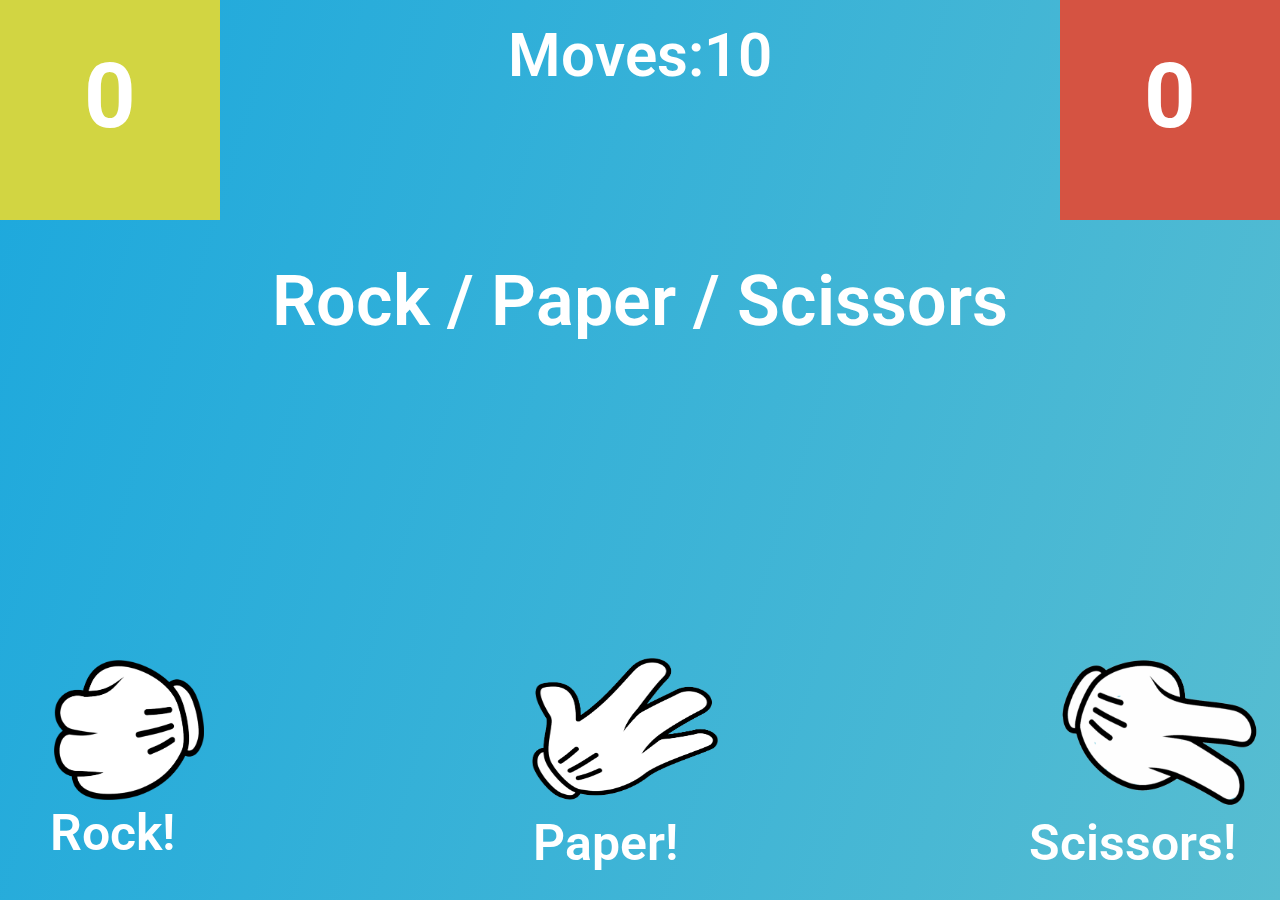
<file: rock_paper_scissors/index.html>
<!DOCTYPE html>
<html lang="en">
  <head>
    <meta charset="UTF-8" />
    <meta http-equiv="X-UA-Compatible" content="IE=edge" />
    <meta name="viewport" content="width=device-width, initial-scale=1.0" />
    <title>Rock / Paper / Scissors</title>
    <link rel="stylesheet" href="css/style.css" />
  </head>
  <body>
    <header></header>
    <main>
        <section class="game">
            
                <div class="game-wrap">
                    <div class="score">
                        <div class="score-player">
                            <span id="player-score">0</span>
                        </div>
                        <div class="moves"><p>Moves: </p ><span id="moves">10</span></div>
                        <div class="score-computer">
                            <span id="computer-score">0</span>
                        </div>
                    </div>
                    <div class="container">
                        <div class="message" >
                            <p id="message">Rock / Paper / Scissors</p>
                        </div>
                        <div class="buttons">
                            <div class="btn-rock" >
                                <button id="rock">Rock!<img src="img/rock.png" alt=""></button>
                                <p>Rock!</p>
                            </div>
                            <div class="btn-paper" >
                                <button id="paper">Paper!<img src="img/paper.png" alt=""></button>
                                <p>Paper!</p>
                            </div>
                            <div class="btn-scissors" >
                                <button id="scissors">Scissors!<img src="img/scissors.png" alt=""></button>
                                <p>Scissors!</p>
                            </div>
                        </div>
                    </div>
                </div>
            
        </section>
        <section>
            <div class="container">
                <div class="game-over-wrap">
                    <h2>Game Over</h2>
                    <p id="result">win user</p>
                    <button class="game-over__btn" id="restart">Restart</button>
                </div>
            </div>
        </section>
    </main>
    <script src="index.js"></script>
  </body>
</html>
</file>
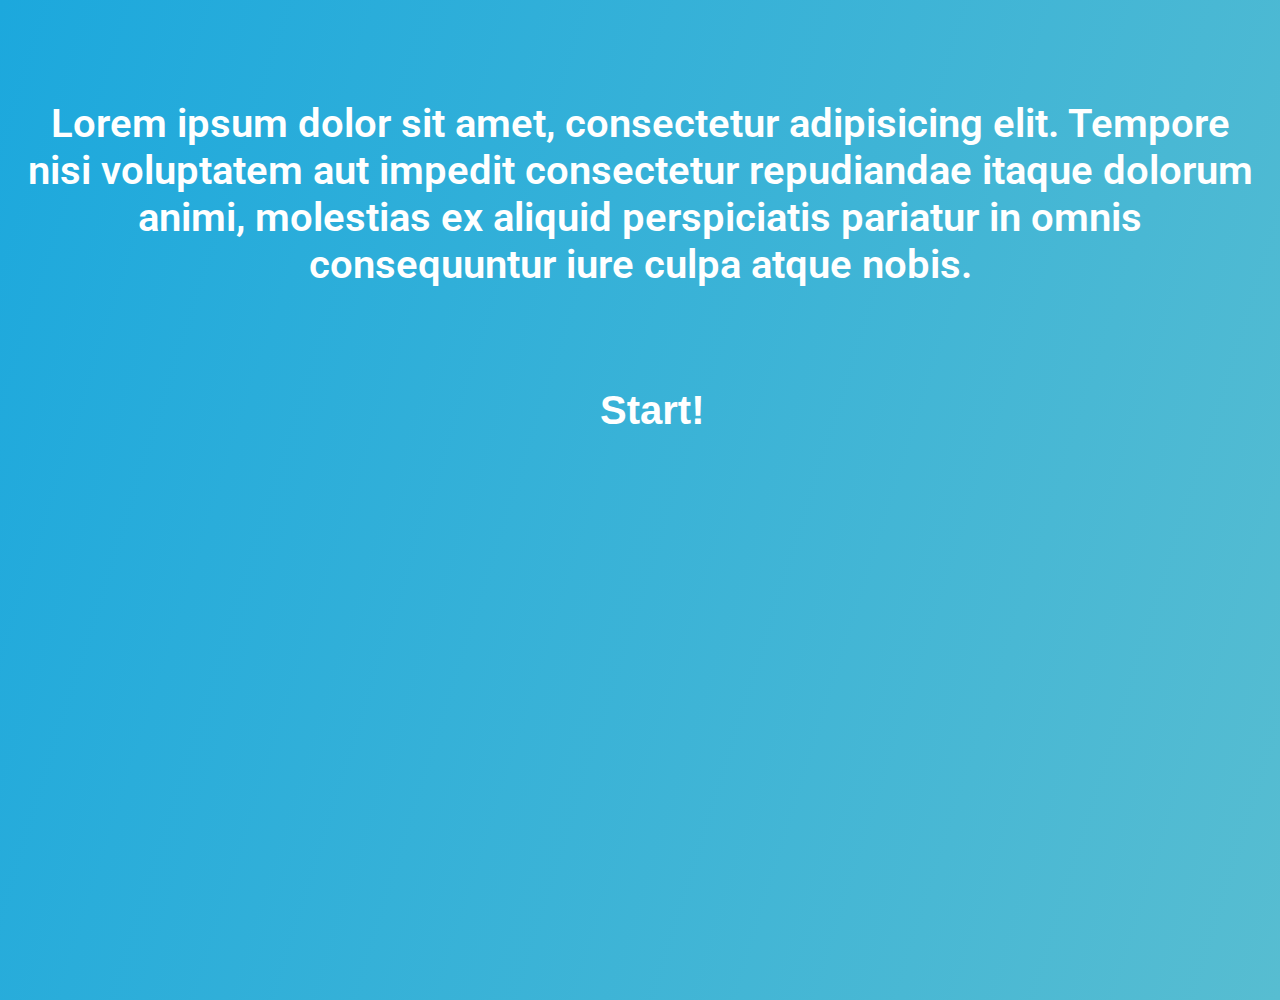
<file: typing_test/index.html>
<!DOCTYPE html>
<html lang="en">
<head>
    <meta charset="UTF-8">
    <meta http-equiv="X-UA-Compatible" content="IE=edge">
    <meta name="viewport" content="width=device-width, initial-scale=1.0">
    <title>Typing | Test</title>
    <link rel="stylesheet" href="css/style.css">
</head>
<body>
    <main>
        <section class="game">
            <div class="container">
                <div class="game-wrap">
                    <div class="text">
                        <p id="text">Lorem ipsum dolor sit amet, consectetur adipisicing elit. Tempore nisi voluptatem aut impedit consectetur repudiandae itaque dolorum animi, molestias ex aliquid perspiciatis pariatur in omnis consequuntur iure culpa atque nobis.</p>
                        
                    </div>
                    <div class="text-box">
                        <textarea name="words" id="words" cols="30" rows="10" ></textarea>
                        <div class="start-btn">
                            <button>Start!</button>
                        </div>
                    </div>
                </div>
            </div>
        </section>
    </main>




    <script src="index.js"></script>
</body>
</html>
</file>
<file: rock_paper_scissors/css/style.css>
@import url("https://fonts.googleapis.com/css2?family=Roboto:wght@400;700&display=swap");
* {
  box-sizing: border-box;
  padding: 0;
  margin: 0;
}

body {
  background: linear-gradient(107.54deg, #1CA8DD 0%, #57BDD1 100%) center;
  background-repeat: no-repeat;
  background-size: cover;
  height: 100%;
  min-height: 100vh;
  font-family: "Roboto";
  color: #fff;
}

button {
  background-color: inherit;
  border: none;
  cursor: pointer;
  outline: none;
  color: transparent;
}

.score {
  display: flex;
  justify-content: space-between;
  position: relative;
}
.score-player {
  max-width: 220px;
  height: 220px;
  width: 100%;
  background-color: #D2D542;
}
.score-player span {
  margin-top: 20%;
  display: flex;
  justify-content: center;
  font-weight: 700;
  font-size: 90px;
}
.score-computer {
  width: 100%;
  height: 100%;
  max-width: 220px;
  height: 220px;
  background-color: #D55342;
}
.score-computer span {
  margin-top: 20%;
  display: flex;
  justify-content: center;
  font-weight: 700;
  font-size: 90px;
}

.container {
  max-width: 1270px;
  padding: 0 15px;
  margin: 0 auto;
}

.message {
  text-align: center;
  height: 300px;
  margin-top: 40px;
}
.message p {
  font-size: 70px;
  font-weight: 600;
}

.moves {
  margin-top: 20px;
  display: flex;
}
.moves p {
  font-size: 60px;
  font-weight: 600;
}
.moves span {
  font-size: 60px;
  font-weight: 600;
}

.buttons {
  display: flex;
  align-items: center;
  justify-content: space-between;
  padding-top: 90px;
}

.btn-rock {
  text-align: center;
}
.btn-rock img {
  width: 150px;
  height: 140px;
  transition: all 0.5s;
}
.btn-rock img:hover {
  transform: scale(90%);
}
.btn-rock p {
  font-size: 50px;
  font-weight: 600;
  cursor: default;
}

.btn-paper {
  text-align: center;
}
.btn-paper img {
  width: 200px;
  height: 160px;
  transition: all 0.5s;
}
.btn-paper img:hover {
  transform: scale(90%);
}
.btn-paper p {
  font-size: 50px;
  font-weight: 600;
  cursor: default;
}

.btn-scissors {
  text-align: center;
}
.btn-scissors img {
  width: 200px;
  height: 160px;
  transition: all 0.5s;
}
.btn-scissors img:hover {
  transform: scale(90%);
}
.btn-scissors p {
  font-size: 50px;
  font-weight: 600;
  cursor: default;
}

.game-over-wrap {
  display: none;
  text-align: center;
  background-color: #fff;
  margin: 0 auto;
  max-width: 500px;
  margin-top: 30vh;
}
.game-over-wrap h2 {
  color: #D55342;
  font-size: 40px;
  padding: 20px;
  font-weight: 600;
}
.game-over-wrap p {
  color: rgba(29, 29, 29, 0.8392156863);
  font-weight: 600;
  font-size: 30px;
}

.game-over__btn {
  background-color: #000;
  max-width: 200px;
  width: 100%;
  padding: 10px 0;
  background-color: #D2D542;
  color: #fff;
  font-size: 20px;
  font-weight: 600;
  margin-top: 30px;
  margin-bottom: 20px;
}

@media screen and (max-width: 740px) {
  .message {
    text-align: center;
    height: 200px;
  }
  .message p {
    font-size: 40px;
    font-weight: 600;
  }
  .moves p {
    font-size: 40px;
  }
  .moves span {
    font-size: 40px;
  }
  .buttons {
    display: flex;
    align-items: center;
    justify-content: space-between;
    padding-top: 0px;
  }
}
@media screen and (max-width: 600px) {
  .moves {
    padding-top: 20px;
    display: flex;
    top: 20%;
    left: 50%;
    transform: translate(-50%, -50%);
    position: absolute;
    background-color: #1CA8DD;
    padding: 10px;
  }
  .moves p {
    font-size: 40px;
    font-weight: 600;
  }
  .moves span {
    font-size: 40px;
    font-weight: 600;
  }
  .buttons {
    display: flex;
    align-items: center;
    justify-content: space-between;
  }
  .buttons .btn-rock {
    text-align: center;
  }
  .buttons .btn-rock img {
    margin-top: 13px;
    width: 130px;
    height: 130px;
    transition: all 0.5s;
  }
  .buttons .btn-rock img:hover {
    transform: scale(90%);
  }
  .buttons .btn-rock p {
    font-size: 30px;
    font-weight: 600;
    cursor: default;
  }
  .buttons .btn-paper {
    text-align: center;
    margin-top: 5px;
  }
  .buttons .btn-paper img {
    width: 160px;
    height: 140px;
    transition: all 0.5s;
  }
  .buttons .btn-paper img:hover {
    transform: scale(90%);
  }
  .buttons .btn-paper p {
    font-size: 30px;
    font-weight: 600;
    cursor: default;
  }
  .buttons .btn-scissors {
    text-align: center;
    margin-top: 30px;
  }
  .buttons .btn-scissors img {
    width: 140px;
    height: 120px;
    transition: all 0.5s;
  }
  .buttons .btn-scissors img:hover {
    transform: scale(90%);
  }
  .buttons .btn-scissors p {
    font-size: 30px;
    font-weight: 600;
    cursor: default;
  }
}
@media screen and (max-width: 450px) {
  .moves {
    margin-top: 143px;
  }
  .buttons {
    display: flex;
    flex-direction: column;
  }
  .btn-rock {
    text-align: center;
    display: flex;
    align-items: center;
  }
  .btn-rock img {
    margin-top: 13px;
    width: 110px !important;
    height: 110px !important;
    transition: all 0.5s;
  }
  .btn-rock img:hover {
    transform: scale(90%);
  }
  .btn-rock p {
    font-size: 30px;
    font-weight: 600;
    cursor: default;
  }
  .btn-paper {
    text-align: center;
    margin-top: 5px;
    display: flex;
    align-items: center;
  }
  .btn-paper img {
    width: 140px !important;
    height: 110px !important;
    transition: all 0.5s;
  }
  .btn-paper img:hover {
    transform: scale(90%);
  }
  .btn-paper p {
    font-size: 30px;
    font-weight: 600;
    cursor: default;
  }
  .btn-scissors {
    text-align: center;
    margin-top: 30px;
    display: flex;
    align-items: center;
  }
  .btn-scissors img {
    width: 120px !important;
    height: 90px !important;
    transition: all 0.5s;
  }
  .btn-scissors img:hover {
    transform: scale(90%);
  }
  .btn-scissors p {
    font-size: 30px;
    font-weight: 600;
    cursor: default;
  }
}/*# sourceMappingURL=style.css.map */
</file>
<file: typing_test/css/style.css>
@import url("https://fonts.googleapis.com/css2?family=Roboto:wght@400;700&display=swap");
* {
  box-sizing: border-box;
  padding: 0;
  margin: 0;
}

body {
  background: linear-gradient(107.54deg, #1CA8DD 0%, #57BDD1 100%) center;
  background-repeat: no-repeat;
  background-size: cover;
  height: 100%;
  min-height: 100vh;
  font-family: "Roboto";
  color: #fff;
}

.container {
  max-width: 1270px;
  padding: 0 15px;
  margin: 0 auto;
}

.game-wrap {
  margin-top: 100px;
}

.text p {
  font-size: 40px;
  text-align: center;
  font-weight: 600;
}

.text-box {
  margin-top: 100px;
  width: 1270px;
}
.text-box textarea {
  display: none;
  resize: none;
  width: 100%;
  height: 300px;
  background-color: #fff;
  outline: none;
  font-size: 30px;
  padding: 10px;
}

.start-btn {
  margin: 40px auto;
  background-color: transparent;
  width: 150px;
}
.start-btn button {
  margin-left: 20px;
  background-color: transparent;
  border: 0;
  color: #fff;
  font-size: 40px;
  font-weight: 600;
  transition: color 0.5s;
  cursor: pointer;
}
.start-btn button:hover {
  color: #eeff00;
}/*# sourceMappingURL=style.css.map */
</file>
